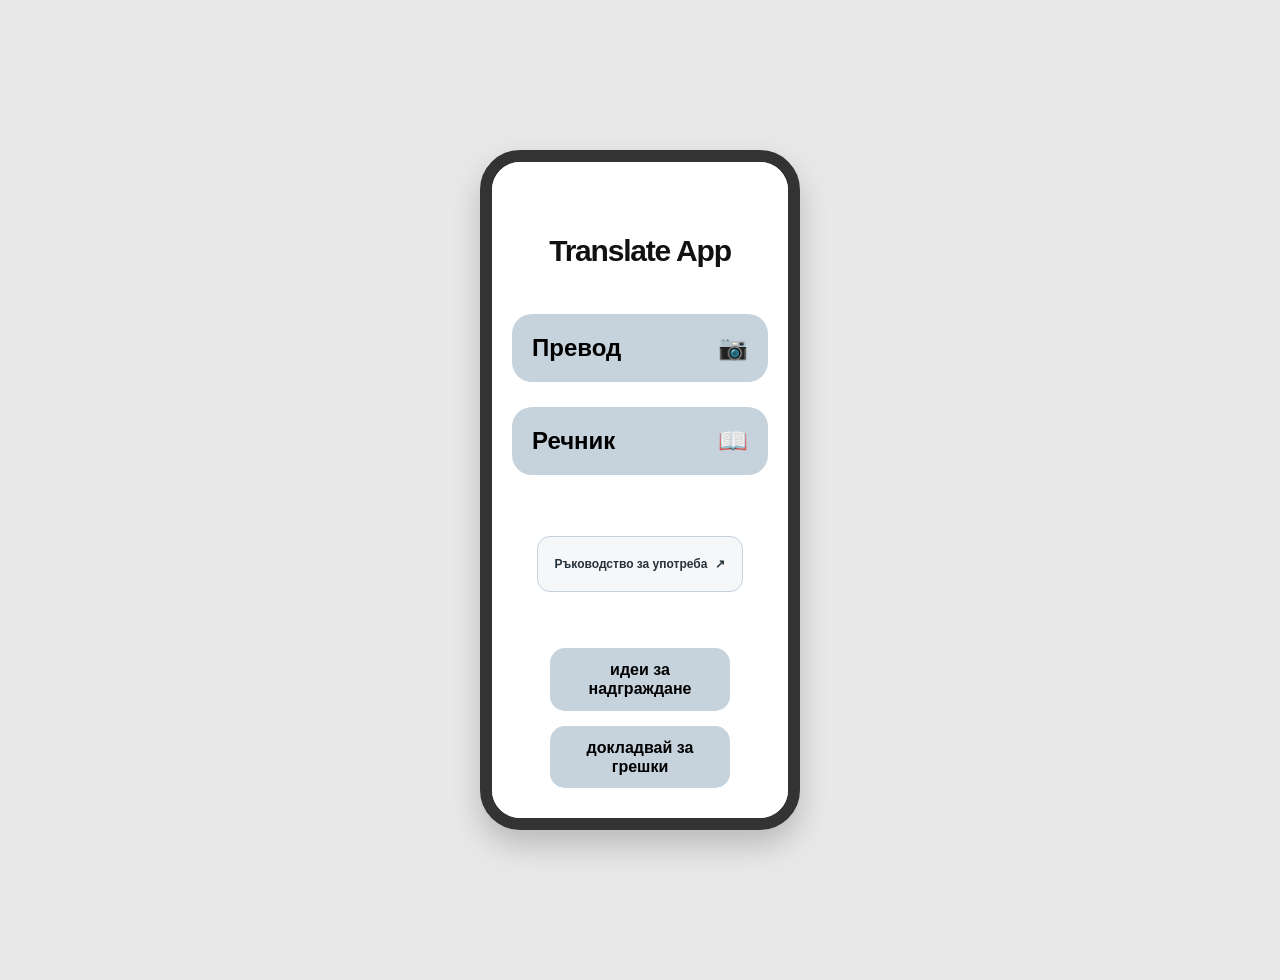
<file: index.html>
<!DOCTYPE html>
<html lang="bg">
<head>
    <meta charset="UTF-8">
    <meta name="viewport" content="width=device-width, initial-scale=1.0">

    <title>Translate App</title>

    <link rel="stylesheet" href="css/style.css">
    <link rel="stylesheet" href="css/animation.css">
    <link rel="stylesheet" href="css/popups.css">

    <script src="js/app.js" defer></script>
</head>

<body>
    <main class="phone-screen">
        <section class="menu-screen" aria-label="Главно меню">

            <header class="menu-heading">
                
                <span class="brand-mark">Z</span>
                <h1>Translate App</h1>
            </header>

            <div class="main-buttons">
                <button
                    class="btn-large"
                    type="button"
                    onclick="window.location.href='kamera.html'">
                    <span>Превод</span>
                    <span aria-hidden="true">📷</span>
                </button>

                <button
                    class="btn-large"
                    type="button"
                    data-modal="modal-dictionary">
                    <span>Речник</span>
                    <span aria-hidden="true">📖</span>
                </button>
            </div>

            <a class="guide-link" href="tutorial.html">
                Ръководство за употреба <span aria-hidden="true">↗</span>
            </a>

            <div class="bottom-buttons">
                <button
                    class="btn-small"
                    type="button"
                    data-modal="modal-ideas">
                    идеи за<br>надграждане
                </button>

                <button
                    class="btn-small"
                    type="button"
                    data-modal="modal-bugs">
                    докладвай за<br>грешки
                </button>
            </div>

        </section>
    </main>

    <!-- Popup: Идеи за надграждане -->
    <div
        class="modal-overlay"
        id="modal-ideas"
        role="dialog"
        aria-modal="true"
        aria-labelledby="modal-ideas-title"
        aria-hidden="true">

        <div class="modal-content">
            <button
                type="button"
                class="modal-close"
                data-close-modal
                aria-label="Затвори">×</button>

            <h2 id="modal-ideas-title" class="modal-title">
                Идеи за надграждане
            </h2>

            <form class="modal-form" data-popup-form novalidate>
                <label class="modal-field">
                    <span>Имейл</span>
                    <input
                        type="email"
                        name="email"
                        required
                        autocomplete="email"
                        placeholder="example@mail.com">
                </label>

                <label class="modal-field">
                    <span>Описание на идеята</span>
                    <textarea
                        name="description"
                        rows="4"
                        required
                        placeholder="Опишете вашата идея..."></textarea>
                </label>

                <p class="modal-error" data-error role="alert" hidden></p>

                <button type="submit" class="modal-submit">
                    Изпрати
                </button>

                <p class="modal-message" data-message role="status" hidden></p>
            </form>
        </div>
    </div>

    <!-- Popup: Докладване на грешки -->
    <div
        class="modal-overlay"
        id="modal-bugs"
        role="dialog"
        aria-modal="true"
        aria-labelledby="modal-bugs-title"
        aria-hidden="true">

        <div class="modal-content">
            <button
                type="button"
                class="modal-close"
                data-close-modal
                aria-label="Затвори">×</button>

            <h2 id="modal-bugs-title" class="modal-title">
                Докладвай за грешки
            </h2>

            <form class="modal-form" data-popup-form novalidate>
                <label class="modal-field">
                    <span>Имейл</span>
                    <input
                        type="email"
                        name="email"
                        required
                        autocomplete="email"
                        placeholder="example@mail.com">
                </label>

                <label class="modal-field">
                    <span>Описание на проблема</span>
                    <textarea
                        name="description"
                        rows="4"
                        required
                        placeholder="Опишете проблема..."></textarea>
                </label>

                <p class="modal-error" data-error role="alert" hidden></p>

                <button type="submit" class="modal-submit">
                    Изпрати
                </button>

                <p class="modal-message" data-message role="status" hidden></p>
            </form>
        </div>
    </div>

    <!-- Popup: Речник -->
    <div
        class="modal-overlay"
        id="modal-dictionary"
        role="dialog"
        aria-modal="true"
        aria-labelledby="modal-dictionary-title"
        aria-hidden="true">

        <div class="modal-content">
            <button
                type="button"
                class="modal-close"
                data-close-modal
                aria-label="Затвори">×</button>

            <h2 id="modal-dictionary-title" class="modal-title">
                Речник
            </h2>

            <p class="modal-body">
                Речникът е в разработка.
            </p>
        </div>
    </div>
</body>
</html>
</file>
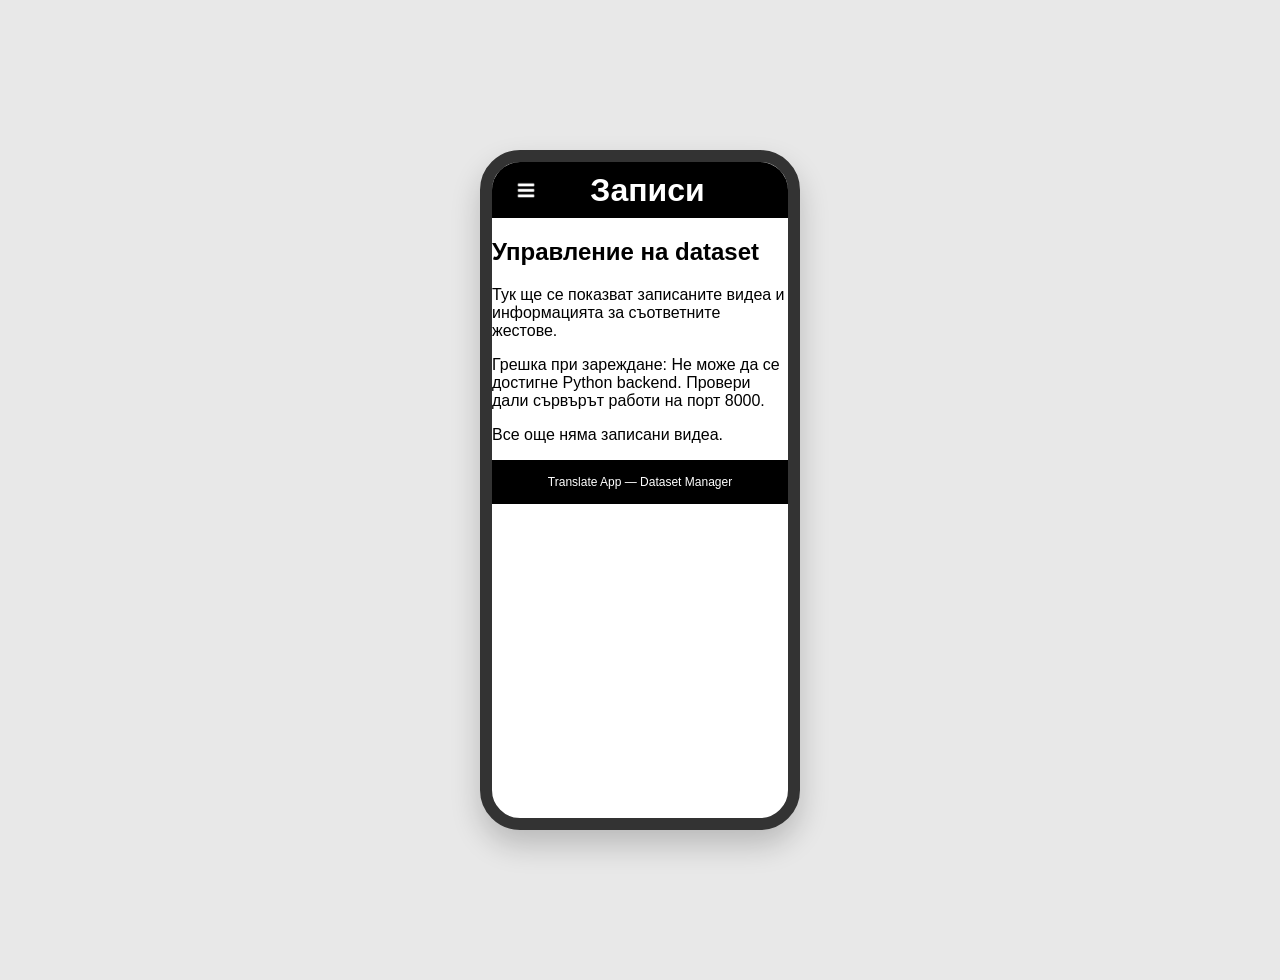
<file: dataset.html>
<!DOCTYPE html>
<html lang="bg">
<head>
    <meta charset="UTF-8">
    <meta name="viewport" content="width=device-width, initial-scale=1.0">

    <title>Translate App — Dataset</title>

    <link rel="stylesheet" href="css/style.css">
</head>

<body>
    <main class="phone-screen dataset-screen">

        <header class="header-black">
            <button
                type="button"
                onclick="window.location.href='index.html'"
                aria-label="Главно меню">
                <img src="assets/images/whitebar.png" alt="">
            </button>

            <h1>Записи</h1>

            <button
                type="button"
                onclick="window.location.href='kamera.html'"
                aria-label="Нов запис">
                <span aria-hidden="true">＋</span>
            </button>
        </header>

        <section class="dataset-content">

            <h2>Управление на dataset</h2>

            <p>
                Тук ще се показват записаните видеа и информацията
                за съответните жестове.
            </p>

            <p
                id="datasetStatus"
                role="status"
                aria-live="polite">
                Записите все още не са заредени.
            </p>

            <div
                id="recordingsList"
                class="recordings-list"
                aria-live="polite">

                <!-- Записите ще бъдат добавяни чрез JavaScript. -->

            </div>

        </section>

        <footer class="footer-black">
            Translate App — Dataset Manager
        </footer>

    </main>
    <script src="js/dataset.js" defer></script>
    <script src="js/landmarks.js" defer></script>

</body>
</html>
</file>
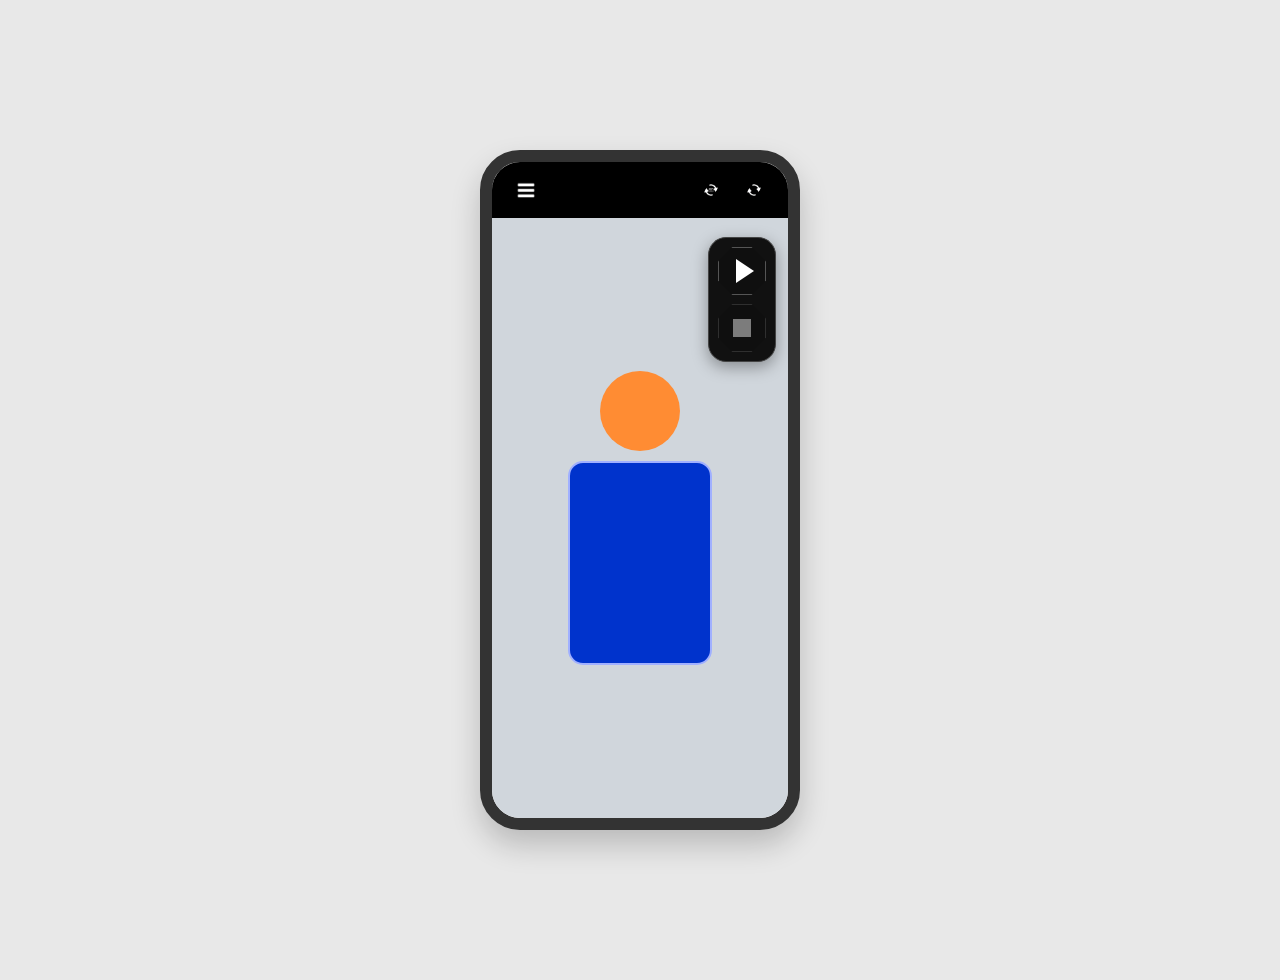
<file: kamera.html>
<!DOCTYPE html>
<html lang="bg">
<head>
    <meta charset="UTF-8">
    <meta name="viewport" content="width=device-width, initial-scale=1.0">
    <title>Прототип на приложение - Версия 2</title>

    <link rel="stylesheet" href="css/style.css">
    <link rel="stylesheet" href="css/animation.css">

    <script src="js/recorder.js" defer></script>
</head>
<body>
    <div class="phone-screen">

        <div class="header-black">
            <div class="menu-text">
                <i class="fas fa-bars">
                    <button type="button" onclick="document.location='index.html'">
                        <img src="assets/images/whitebar.png" alt="Меню">
                    </button>
                </i>
            </div>

            <div class="icons">
                <i
                    class="fas fa-recycle"
                    id="switch-camera"
                    role="button"
                    tabindex="0"
                    aria-label="Смени камерата"
                    title="Смени камерата"
                >
                    <img src="assets/images/whitearrowC.png" alt="Смени камерата">
                </i>

                <i
                    class="fas fa-sync-alt"
                    onclick="document.location='tekst.html'"
                >
                    <img src="assets/images/whitearrow.png" alt="Към текстовия екран">
                </i>
            </div>
        </div>

        <div
            class="action-buttons"
            id="camera-controls"
            role="group"
            aria-label="Управление на камерата"
        >
            <button
                type="button"
                class="control-btn play-btn"
                aria-label="Старт на записа"
                title="Старт"
            >
                <div class="play-triangle"></div>
            </button>

            <button
                type="button"
                class="control-btn stop-btn"
                aria-label="Стоп на записа"
                title="Стоп"
            >
                <div class="stop-square"></div>
            </button>
        </div>

        <div class="screen-gray-bg" id="camera-stage">
            <div class="person-container">
                <div class="head"></div>
                <div class="body"></div>
            </div>

            <div class="text-bold" role="status" aria-live="polite" hidden></div>
        </div>

    </div>
</body>
</html>
</file>
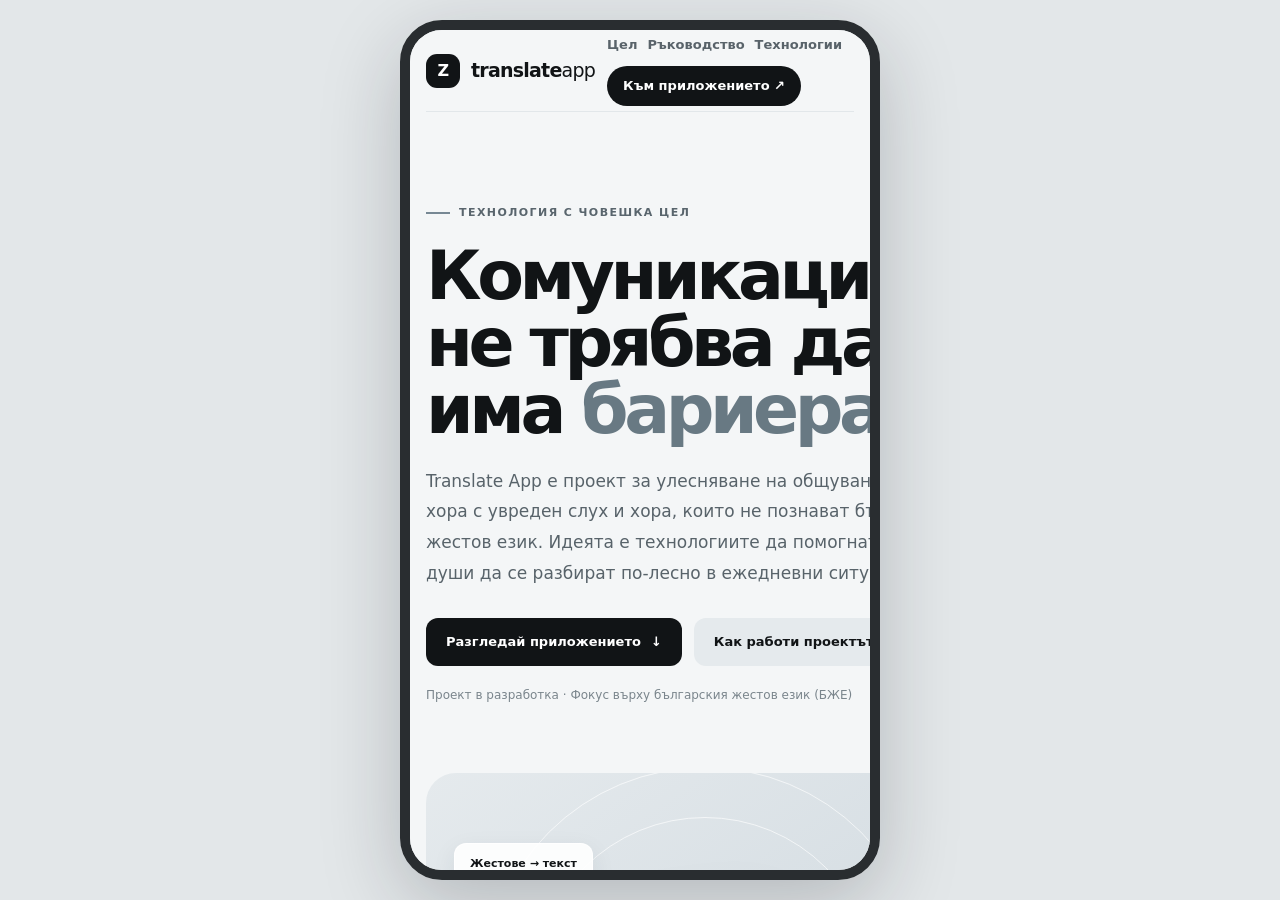
<file: tutorial.html>
<!DOCTYPE html>
<html lang="bg">
<head>
  <meta charset="UTF-8">
  <meta name="viewport" content="width=device-width, initial-scale=1.0">
  <meta name="theme-color" content="#101214">
  <meta name="description" content="Запознайте се с Translate App — проект за по-достъпна комуникация чрез българския жестов език.">
  <title>Translate App — Представяне и ръководство</title>
  <style>
    :root {
      --ink: #111416;
      --muted: #667078;
      --paper: #f4f6f7;
      --white: #fff;
      --blue: #c6d2dc;
      --stage: #d0d6dc;
      --line: #e2e7ea;
      --radius: 22px;
      --shadow: 0 22px 70px rgba(20, 30, 38, .10);
    }
    * { box-sizing: border-box; }
    html { scroll-behavior: smooth; }
    body {
      margin: 0;
      color: var(--ink);
      background: var(--paper);
      font-family: Inter, ui-sans-serif, system-ui, -apple-system, BlinkMacSystemFont, "Segoe UI", Arial, sans-serif;
      line-height: 1.6;
      -webkit-font-smoothing: antialiased;
    }
    a { color: inherit; }
    .site-header {
      width: min(1160px, calc(100% - 48px));
      margin: 0 auto;
      min-height: 82px;
      display: flex;
      align-items: center;
      justify-content: space-between;
      gap: 24px;
      border-bottom: 1px solid var(--line);
    }
    .brand {
      display: inline-flex; align-items: center; gap: 11px;
      text-decoration: none; font-weight: 850; letter-spacing: -.04em;
      font-size: 19px;
    }
    .brand-mark {
      width: 34px; height: 34px; border-radius: 11px;
      background: var(--ink); color: white; display: grid; place-items: center;
      font-size: 16px; font-weight: 800;
    }
    .header-links { display: flex; gap: 25px; align-items: center; }
    .header-links a {
      color: #59636a; text-decoration: none; font-size: 13px; font-weight: 650;
    }
    .header-links a:hover { color: var(--ink); }
    .header-cta {
      background: var(--ink); color: white !important; padding: 10px 16px;
      border-radius: 999px;
    }
    .wrap { width: min(1160px, calc(100% - 48px)); margin: 0 auto; }
    .hero {
      display: grid; grid-template-columns: 1.05fr .95fr; gap: 56px;
      align-items: center; padding: 84px 0 92px;
    }
    .eyebrow {
      display: inline-flex; align-items: center; gap: 9px;
      text-transform: uppercase; letter-spacing: .13em;
      font-size: 11px; font-weight: 800; color: #59656d;
    }
    .eyebrow:before {
      content: ""; width: 24px; height: 2px; background: #778894;
    }
    h1 {
      margin: 20px 0 22px; font-size: clamp(42px, 5.5vw, 68px);
      line-height: .99; letter-spacing: -.065em; font-weight: 850;
      max-width: 650px;
    }
    h1 span { color: #687983; }
    .hero-copy {
      max-width: 570px; color: #58636a; font-size: 17px; line-height: 1.8;
    }
    .hero-actions { display: flex; flex-wrap: wrap; gap: 12px; margin-top: 30px; }
    .btn {
      min-height: 48px; display: inline-flex; align-items: center; justify-content: center;
      gap: 10px; padding: 0 20px; border-radius: 12px;
      text-decoration: none; font-size: 13px; font-weight: 750;
      transition: transform .18s ease, background .18s ease;
    }
    .btn:hover { transform: translateY(-2px); }
    .btn-dark { background: var(--ink); color: white; }
    .btn-light { background: #e5eaed; color: var(--ink); }
    .hero-note { margin-top: 20px; font-size: 12px; color: #7a858c; }
    .hero-art {
      min-height: 430px; position: relative; display: grid; place-items: center;
      border-radius: 30px; overflow: hidden;
      background: linear-gradient(145deg, #e5eaed, #cbd5dc);
    }
    .hero-art:before, .hero-art:after {
      content: ""; position: absolute; border: 1px solid rgba(255,255,255,.65);
      border-radius: 50%;
    }
    .hero-art:before { width: 340px; height: 340px; }
    .hero-art:after { width: 440px; height: 440px; }
    .hero-symbol {
      position: relative; z-index: 1; width: 190px; height: 190px;
      display: grid; place-items: center; border-radius: 48px;
      background: rgba(255,255,255,.78); box-shadow: 0 20px 55px rgba(40,55,65,.12);
      transform: rotate(-7deg);
    }
    .hero-symbol svg { width: 105px; height: 105px; }
    .art-label {
      position: absolute; z-index: 2; background: rgba(255,255,255,.9);
      border: 1px solid rgba(255,255,255,.8); padding: 11px 15px;
      border-radius: 12px; font-size: 11px; font-weight: 750;
      box-shadow: 0 8px 25px rgba(40,55,65,.08);
    }
    .art-label.one { top: 70px; left: 28px; }
    .art-label.two { right: 24px; bottom: 74px; }
    .section { padding: 76px 0; border-top: 1px solid var(--line); }
    .section-heading {
      display: flex; justify-content: space-between; align-items: end;
      gap: 30px; margin-bottom: 34px;
    }
    .section-heading h2 {
      margin: 12px 0 0; font-size: clamp(29px, 4vw, 43px);
      line-height: 1.08; letter-spacing: -.05em;
    }
    .section-heading p { max-width: 440px; margin: 0; color: var(--muted); font-size: 14px; }
    .purpose-grid { display: grid; grid-template-columns: 1fr 1fr; gap: 16px; }
    .purpose-card {
      padding: 28px; background: white; border: 1px solid var(--line);
      border-radius: var(--radius); min-height: 205px;
    }
    .number {
      width: 35px; height: 35px; display: grid; place-items: center;
      border-radius: 11px; background: #e8edf0; font-size: 12px; font-weight: 850;
    }
    .purpose-card h3 { margin: 20px 0 8px; font-size: 20px; letter-spacing: -.03em; }
    .purpose-card p { margin: 0; color: var(--muted); font-size: 14px; line-height: 1.75; }
    .demo-grid { display: grid; grid-template-columns: 1fr 1fr; gap: 24px; align-items: stretch; }
    .demo-card {
      background: white; border: 1px solid var(--line); border-radius: 24px;
      padding: 28px; box-shadow: 0 10px 35px rgba(20,30,38,.035);
      overflow: hidden;
    }
    .demo-top { display: flex; align-items: start; justify-content: space-between; gap: 15px; }
    .demo-top h3 { margin: 0; font-size: 22px; letter-spacing: -.04em; }
    .demo-top p { margin: 6px 0 0; color: var(--muted); font-size: 13px; }
    .tag {
      white-space: nowrap; border-radius: 999px; background: #edf1f3;
      padding: 6px 10px; color: #5d6971; font-size: 10px; font-weight: 800;
    }
    .device-space {
      height: 420px; display: flex; justify-content: center; align-items: flex-start;
      margin: 25px 0 20px; overflow: hidden;
    }
    .device {
      width: 320px; height: 680px; flex: 0 0 320px;
      border: 12px solid #333; border-radius: 40px; background: white;
      overflow: hidden; position: relative; transform: scale(.59);
      transform-origin: top center; box-shadow: 0 18px 35px rgba(0,0,0,.17);
    }
    .device-header {
      height: 56px; background: #000; color: #fff; padding: 0 18px;
      display: flex; align-items: center; justify-content: space-between;
      position: relative; z-index: 4;
    }
    .device-header img { width: 28px; height: 28px; object-fit: contain; }
    .device-icons { display: flex; align-items: center; gap: 15px; }
    .camera-stage {
      position: absolute; inset: 56px 0 0; background: var(--stage);
      display: flex; align-items: center; justify-content: center;
    }
    .person { display: flex; flex-direction: column; align-items: center; }
    .head { width: 80px; height: 80px; border-radius: 50%; background: #ff8c33; margin-bottom: 10px; }
    .torso { width: 140px; height: 200px; border-radius: 15px; background: #03c; border: 2px solid #a0b0ff; }
    .floating-controls {
      position: absolute; top: 19px; right: 12px; z-index: 5;
      display: flex; flex-direction: column; gap: 9px; padding: 9px;
      background: #111; border: 1px solid #444; border-radius: 18px;
      box-shadow: 0 5px 16px rgba(0,0,0,.35);
    }
    .control {
      width: 48px; height: 48px; display: grid; place-items: center;
      background: #0f0f0f; border: 1px solid #555;
      clip-path: polygon(30% 0,70% 0,100% 30%,100% 70%,70% 100%,30% 100%,0 70%,0 30%);
    }
    .triangle {
      width: 0; height: 0; border-top: 12px solid transparent;
      border-bottom: 12px solid transparent; border-left: 18px solid white; margin-left: 5px;
    }
    .square { width: 18px; height: 18px; background: white; }
    .camera-caption {
      position: absolute; bottom: 18px; left: 12px; right: 12px;
      border-radius: 10px; padding: 9px 12px; background: rgba(255,255,255,.88);
      color: #111; font-size: 12px; font-weight: 800; text-align: center;
    }
    .text-device { background: #fff; }
    .editor { padding: 22px 20px 18px; display: flex; flex-direction: column; gap: 12px; }
    .editor-label { font-size: 17px; font-weight: 800; }
    .fake-textarea {
      min-height: 115px; padding: 13px; border: 1px solid #c4c4c4;
      border-radius: 13px; background: #fafafa; font-size: 15px; color: #333;
      line-height: 1.5;
    }
    .fake-textarea small { display: block; color: #92999e; }
    .text-buttons { display: flex; flex-wrap: wrap; gap: 8px; }
    .text-buttons span {
      flex: 1 1 30%; min-height: 42px; display: grid; place-items: center;
      padding: 8px 5px; border-radius: 10px; background: #c6d2dc;
      color: #111; font-size: 11px; font-weight: 800; text-align: center;
    }
    .text-buttons .translate { flex-basis: 100%; min-height: 48px; background: #111; color: white; font-size: 14px; }
    .fake-status { color: #555; font-size: 12px; }
    .fake-nav {
      position: absolute; z-index: 2; top: 330px; left: 20px; right: 20px;
      height: 54px; border-radius: 30px; padding: 8px 18px; background: white;
      display: flex; justify-content: space-between; align-items: center;
      box-shadow: 0 4px 14px rgba(0,0,0,.12);
    }
    .fake-nav img { width: 28px; height: 28px; object-fit: contain; }
    .avatar-demo {
      position: absolute; inset: 384px 0 0; background: var(--stage);
      display: flex; justify-content: center; align-items: center; flex-direction: column;
      gap: 15px; color: #5b6670; font-size: 12px; text-align: center;
    }
    .avatar-placeholder {
      width: 95px; height: 125px; border-radius: 45px 45px 20px 20px;
      background: linear-gradient(160deg, #7c8c97, #34424b);
      position: relative; opacity: .72;
    }
    .avatar-placeholder:before {
      content: ""; position: absolute; width: 48px; height: 48px;
      border-radius: 50%; background: #e6bda2; top: -34px; left: 24px;
    }
    .feature-list { display: grid; gap: 12px; }
    .feature {
      display: grid; grid-template-columns: 34px 1fr; gap: 12px;
      align-items: start; padding-top: 13px; border-top: 1px solid var(--line);
    }
    .feature-icon {
      width: 30px; height: 30px; border-radius: 9px; background: #e8edf0;
      display: grid; place-items: center; font-size: 13px; font-weight: 850;
    }
    .feature strong { display: block; font-size: 13px; margin-bottom: 2px; }
    .feature p { margin: 0; color: var(--muted); font-size: 12px; line-height: 1.6; }

    .language-note {
      margin-top: 22px;
      padding: 24px;
      border: 1px solid var(--line);
      border-radius: 18px;
      background: #e9eef1;
      color: #4f5c64;
    }
    .language-note h3 {
      margin: 0 0 10px;
      color: var(--ink);
      font-size: 18px;
      letter-spacing: -.03em;
    }
    .language-note p {
      margin: 8px 0;
      font-size: 13px;
      line-height: 1.75;
    }
    .language-sources {
      display: flex;
      flex-wrap: wrap;
      gap: 8px 14px;
      margin-top: 14px;
      font-size: 11px;
    }
    .language-sources a {
      color: #263f50;
      font-weight: 750;
    }
    .screen-link {
      display: inline-flex;
      align-items: center;
      justify-content: center;
      min-height: 42px;
      margin-top: 18px;
      padding: 0 16px;
      border-radius: 11px;
      background: #e5eaed;
      color: #172027;
      text-decoration: none;
      font-size: 12px;
      font-weight: 800;
    }
    .screen-link:hover { background: #d7e0e5; }

    .tech-panel {
      background: #151a1d; color: white; border-radius: 26px;
      padding: 38px; display: grid; grid-template-columns: .8fr 1.2fr; gap: 45px;
    }
    .tech-panel .eyebrow { color: #aab5bb; }
    .tech-panel h2 {
      margin: 15px 0 12px; font-size: clamp(30px, 4vw, 43px);
      line-height: 1.05; letter-spacing: -.05em;
    }
    .tech-panel .intro { margin: 0; color: #b3bdc3; font-size: 14px; line-height: 1.8; }
    .tech-list { display: grid; grid-template-columns: 1fr 1fr; gap: 10px; }
    .tech-item {
      padding: 17px; border-radius: 14px; background: #22292e;
      border: 1px solid #30393f;
    }
    .tech-item strong { display: block; font-size: 13px; margin-bottom: 5px; }
    .tech-item p { margin: 0; color: #aeb9bf; font-size: 11px; line-height: 1.65; }
    .tech-item a {
      display: inline-block;
      margin-top: 9px;
      color: #d2e0e8;
      font-size: 10px;
      font-weight: 800;
      text-decoration: underline;
      text-underline-offset: 3px;
    }
    .tech-note {
      grid-column: 1 / -1;
      padding: 17px;
      border: 1px solid #3b474e;
      border-radius: 14px;
      background: #1d252a;
      color: #c0cbd1;
      font-size: 12px;
      line-height: 1.75;
    }
    .tech-note strong {
      display: block;
      margin-bottom: 5px;
      color: #fff;
    }
    .steps { display: grid; grid-template-columns: repeat(3, 1fr); gap: 14px; }
    .step {
      padding: 23px; background: white; border: 1px solid var(--line); border-radius: 18px;
    }
    .step .step-no { color: #82919a; font-size: 11px; font-weight: 850; letter-spacing: .1em; }
    .step h3 { margin: 12px 0 7px; font-size: 17px; letter-spacing: -.03em; }
    .step p { margin: 0; color: var(--muted); font-size: 13px; line-height: 1.7; }
    .honesty {
      margin-top: 18px; padding: 18px 20px; border-left: 3px solid #8596a1;
      background: #e9eef1; border-radius: 0 12px 12px 0;
      color: #4f5c64; font-size: 13px; line-height: 1.75;
    }
    .footer {
      padding: 30px 0 42px; border-top: 1px solid var(--line);
      display: flex; justify-content: space-between; align-items: center; gap: 20px;
      color: #7b858b; font-size: 12px;
    }
    .footer a { color: #303b42; font-weight: 750; text-decoration: none; }
    @media (max-width: 820px) {
      .hero { grid-template-columns: 1fr; gap: 35px; padding: 58px 0 65px; }
      .hero-art { min-height: 320px; }
      .section-heading { align-items: start; flex-direction: column; }
      .demo-grid { grid-template-columns: 1fr; }
      .tech-panel { grid-template-columns: 1fr; gap: 28px; }
    }
    @media (max-width: 560px) {
      .site-header, .wrap { width: min(100% - 32px, 1160px); }
      .site-header { min-height: 68px; }
      .header-links { gap: 12px; }
      .header-links a:not(.header-cta) { display: none; }
      .header-cta { padding: 9px 12px; font-size: 11px !important; }
      .brand { font-size: 17px; }
      .hero { padding: 48px 0 55px; }
      h1 { font-size: clamp(40px, 12vw, 56px); }
      .hero-copy { font-size: 15px; }
      .hero-art { min-height: 285px; border-radius: 22px; }
      .hero-symbol { width: 145px; height: 145px; border-radius: 38px; }
      .hero-symbol svg { width: 82px; height: 82px; }
      .art-label.one { top: 28px; left: 15px; }
      .art-label.two { right: 14px; bottom: 28px; }
      .section { padding: 55px 0; }
      .purpose-grid, .steps { grid-template-columns: 1fr; }
      .purpose-card { min-height: auto; padding: 23px; }
      .demo-card { padding: 20px 14px; border-radius: 19px; }
      .demo-top { padding: 0 4px; }
      .demo-top h3 { font-size: 19px; }
      .device-space { height: 410px; margin-top: 23px; }
      .device { transform: scale(.57); }
      .tech-panel { padding: 27px 21px; border-radius: 20px; }
      .tech-list { grid-template-columns: 1fr; }
      .footer { align-items: flex-start; flex-direction: column; }
    }
    @media (prefers-reduced-motion: reduce) {
      *, *::before, *::after { scroll-behavior: auto !important; transition-duration: .01ms !important; }
    }
 /* =========================================
   APP SCREEN — DESKTOP
   ========================================= */

html {
    min-height: 100%;
}

body {
    margin: 0;
    min-height: 100vh;
    display: grid;
    place-items: center;
    background: #e3e7e9;
    overflow: hidden;
}

.app-shell {
    width: min(100%, 480px);
    height: min(920px, calc(100dvh - 40px));
    position: relative;

    overflow-x: hidden;
    overflow-y: auto;

    background: var(--paper);

    border: 10px solid #292d30;
    border-radius: 42px;

    box-shadow: 0 24px 80px rgba(16, 24, 30, 0.22);

    overscroll-behavior: contain;
    scrollbar-width: thin;
    scrollbar-color: #aab2b8 transparent;

    container-type: inline-size;
}

/* Съдържанието се съобразява с ширината на екрана */

.app-shell .site-header,
.app-shell .wrap {
    width: calc(100% - 32px);
    max-width: none;
    margin-left: auto;
    margin-right: auto;
}

/* =========================================
   APP SCREEN — MOBILE
   ========================================= */

@media (max-width: 560px) {

    body {
        display: block;
        min-height: 100dvh;
        background: var(--paper);
        overflow: auto;
    }

    .app-shell {
        width: 100%;
        height: auto;
        min-height: 100dvh;

        overflow: visible;

        border: 0;
        border-radius: 0;
        box-shadow: none;
    }

    .app-shell .site-header,
    .app-shell .wrap {
        width: calc(100% - 32px);
    }
}

/* =========================================
   RESPONSIVE LAYOUT INSIDE DESKTOP SCREEN
   ========================================= */

@container (max-width: 560px) {

    .hero {
        grid-template-columns: 1fr !important;
    }

    .purpose-grid,
    .demo-grid,
    .tech-panel,
    .tech-list,
    .steps {
        grid-template-columns: 1fr !important;
    }

    .section-heading {
        flex-direction: column;
        align-items: flex-start;
    }

    .site-header {
        gap: 12px;
    }

    .site-header nav {
        gap: 10px;
        flex-wrap: wrap;
    }

    .demo-card {
        min-width: 0;
    }
}
 </style>
</head>
<body>
  <div class="app-shell">
  <header class="site-header">
    <a class="brand" href="index.html" aria-label="Translate App — начална страница">
      <span class="brand-mark">Z</span>
      <span>translate<span style="font-weight:500">app</span></span>
    </a>
    <nav class="header-links" aria-label="Основна навигация">
      <a href="#purpose">Цел</a>
      <a href="#guide">Ръководство</a>
      <a href="#technology">Технологии</a>
      <a class="header-cta" href="index.html">Към приложението ↗</a>
    </nav>
  </header>

  <main>
    <section class="wrap hero">
      <div>
        <div class="eyebrow">Технология с човешка цел</div>
        <h1>Комуникацията не трябва да има <span>бариера.</span></h1>
        <p class="hero-copy">
          Translate App е проект за улесняване на общуването между хора с увреден слух
          и хора, които не познават българския жестов език. Идеята е технологиите да
          помогнат на двама души да се разбират по-лесно в ежедневни ситуации.
        </p>
        <div class="hero-actions">
          <a class="btn btn-dark" href="#guide">Разгледай приложението <span>↓</span></a>
          <a class="btn btn-light" href="#technology">Как работи проектът?</a>
        </div>
        <p class="hero-note">Проект в разработка · Фокус върху българския жестов език (БЖЕ)</p>
      </div>
      <div class="hero-art" aria-label="Абстрактна илюстрация на комуникация">
        <span class="art-label one">Жестове → текст</span>
        <div class="hero-symbol">
          <svg viewBox="0 0 120 120" fill="none" aria-hidden="true">
            <path d="M35 65V37c0-5 8-5 8 0v21-31c0-6 9-6 9 0v29-25c0-6 9-6 9 0v27-18c0-6 9-6 9 0v25l7-9c4-5 12 0 8 6L78 83c-5 8-12 12-23 12h-4c-12 0-20-8-20-20v-8c0-5 4-7 8-2Z" stroke="#202a30" stroke-width="5" stroke-linecap="round" stroke-linejoin="round"/>
            <path d="M20 23h14M27 16v14M91 28h12M97 22v12" stroke="#758792" stroke-width="4" stroke-linecap="round"/>
          </svg>
        </div>
        <span class="art-label two">Текст → жестове</span>
      </div>
    </section>

    <section class="section" id="purpose">
      <div class="wrap">
        <div class="section-heading">
          <div>
            <div class="eyebrow">Защо съществува</div>
            <h2>Една идея. Две посоки на общуване.</h2>
          </div>
          <p>Приложението цели да бъде практичен помощник, а не заместител на естествения жестов език или на човешкия контакт.</p>
        </div>
        <div class="purpose-grid">
          <article class="purpose-card">
            <div class="number">01</div>
            <h3>От жест към текст</h3>
            <p>Човек показва жестове пред камерата. Предвидената система ще анализира движението и ще представя разпознатото като текст, а в бъдеще — и като реч.</p>
          </article>
          <article class="purpose-card">
            <div class="number">02</div>
            <h3>От текст към жест</h3>
            <p>Чуващият човек въвежда или диктува текст. Приложението цели да го представя чрез анимиран персонаж, който изпълнява съответните букви и проверени жестове.</p>
          </article>
        </div>

        <aside class="language-note">
          <h3>БЖЕ: едноръчни и двуръчни жестове</h3>
          <p>Българският жестов език използва както едноръчни, така и двуръчни жестове. При двуръчните жестове двете ръце могат да изпълняват сходни движения или едната да служи като опорна за другата. Същото разграничение съществува и в руския, и в американския жестов език (ASL). Не е коректно целите езици да се определят като „предимно двуръчни“ или „само едноръчни“ — конкретният жест определя кои ръце участват.</p>
          <p>За Translate App това е важно техническо изискване: системата трябва да може да проследява и двете ръце, когато жестът го изисква, както и тяхната форма, ориентация, позиция и движение. Не бива предварително да се приема, че едната ръка е достатъчна за всеки жест.</p>
          <p>БЖЕ е самостоятелен естествен език със собствена граматика и лексика. Той не е руският жестов език, нито американският ASL. Общи характеристики между жестовите езици не правят техните речници и записи взаимозаменяеми.</p>
          <p>Можем да използваме общи инструменти, формати за данни и методи за проследяване на движенията. Самите жестове, етикетите и обучаващите примери обаче трябва да бъдат събирани и проверявани конкретно за БЖЕ.</p>
          <div class="language-sources">
            <span>Източници:</span>
            <a href="https://esnbu.org/data/files/2018/esnbu-vol4-issue2-2018.pdf" target="_blank" rel="noopener noreferrer">Изследване за БЖЕ</a>
            <a href="https://pmc.ncbi.nlm.nih.gov/articles/PMC4084854/" target="_blank" rel="noopener noreferrer">Изследване за едноръчни и двуръчни жестове</a>
          </div>
        </aside>
      </div>
    </section>

    <section class="section" id="guide">
      <div class="wrap">
        <div class="section-heading">
          <div>
            <div class="eyebrow">Кратко ръководство</div>
            <h2>Запознайте се с двата екрана.</h2>
          </div>
          <p>По-долу са умалени визуални прегледи на интерфейса. Те показват разположението и предназначението на контролите, без да напускате тази страница.</p>
        </div>

        <div class="demo-grid">
          <article class="demo-card">
            <div class="demo-top">
              <div><h3>Камера</h3><p>Жестове пред камерата</p></div>
              <span class="tag">ЕКРАН 01</span>
            </div>
            <div class="device-space">
              <div class="device" aria-label="Умален преглед на екрана за камера">
                <div class="device-header">
                  <a href="index.html" aria-label="Към началната страница"><img src="assets/images/whitebar.png" alt="Три хоризонтални линии"></a>
                  <div class="device-icons">
                    <img src="assets/images/whitearrowC.png" alt="Смяна на камерата">
                    <img src="assets/images/whitearrow.png" alt="Превключване към текст">
                  </div>
                </div>
                <div class="camera-stage">
                  <div class="person"><div class="head"></div><div class="torso"></div></div>
                  <div class="floating-controls" aria-label="Контроли за камерата">
                    <div class="control"><span class="triangle"></span></div>
                    <div class="control"><span class="square"></span></div>
                  </div>
                  <div class="camera-caption">Преглед от камерата</div>
                </div>
              </div>
            </div>
            <div class="feature-list">
              <div class="feature">
                <span class="feature-icon">☰</span>
                <div><strong>Три чертички — начална страница</strong><p>Връщат потребителя към главния екран на приложението (`index.html`).</p></div>
              </div>
              <div class="feature">
                <span class="feature-icon">↻</span>
                <div><strong>Колелцето — смяна на режим</strong><p>Превключва между камерата и текстовия екран.</p></div>
              </div>
              <div class="feature">
                <span class="feature-icon">◉</span>
                <div><strong>Стрелки с камера — избор на камера</strong><p>Превключват между предната (selfie) и задната камера на устройството.</p></div>
              </div>
              <div class="feature">
                <span class="feature-icon">▶</span>
                <div><strong>Play — стартиране</strong><p>Стартира камерата и процеса по запис/заснемане.</p></div>
              </div>
              <div class="feature">
                <span class="feature-icon">■</span>
                <div><strong>Stop — спиране</strong><p>Спира активния запис или процеса на камерата.</p></div>
              </div>
              <div class="feature">
                <span class="feature-icon">↕</span>
                <div><strong>Плаващ контролен панел</strong><p>Правоъгълният панел с двата бутона е позициониран отстрани и е предвиден да може да се мести по екрана.</p></div>
              </div>
            </div>
            <a class="screen-link" href="kamera.html">Отвори екрана за камера ↗</a>
          </article>

          <article class="demo-card">
            <div class="demo-top">
              <div><h3>Текст</h3><p>Въвеждане и представяне на жестове</p></div>
              <span class="tag">ЕКРАН 02</span>
            </div>
            <div class="device-space">
              <div class="device text-device" aria-label="Умален преглед на текстовия екран">
                <div class="editor">
                  <div class="editor-label">Текст за превод</div>
                  <div class="fake-textarea">Здравей! Как си?<small>Въведете текст тук...</small></div>
                  <div class="text-buttons">
                    <span>🎙 Диктовка</span>
                    <span>🔊 Прочети текста</span>
                    <span>Изчисти</span>
                    <span class="translate">🤟 Преведи</span>
                  </div>
                  <div class="fake-status">Въведете текст, за да започнете.</div>
                </div>
                <div class="fake-nav">
                  <a href="index.html" aria-label="Към главното меню"><img src="assets/images/blackbar.png" alt="Начална страница"></a>
                  <a href="kamera.html" aria-label="Към камерата"><img src="assets/images/blackarrow.png" alt="Към камерата"></a>
                </div>
                <div class="avatar-demo">
                  <div class="avatar-placeholder"></div>
                  <strong>Зона за 3D персонажа</strong>
                  <span>Тук се визуализират жестовете</span>
                </div>
              </div>
            </div>
            <div class="feature-list">
              <div class="feature">
                <span class="feature-icon">Aa</span>
                <div><strong>Текстово поле</strong><p>Мястото, в което потребителят въвежда изречение или дума за представяне чрез жестове.</p></div>
              </div>
              <div class="feature">
                <span class="feature-icon">1–6</span>
                <div><strong>Въвеждане на цифри от 1 до 6</strong><p>При въвеждане на тези цифри се показва съответната анимация, когато тя е налична.</p></div>
              </div>
              <div class="feature">
                <span class="feature-icon">🎙</span>
                <div><strong>Диктовка</strong><p>Позволява текстът да бъде въведен чрез говор, вместо да се пише ръчно.</p></div>
              </div>
              <div class="feature">
                <span class="feature-icon">🔊</span>
                <div><strong>Прочети текста</strong><p>Използва гласово прочитане на съдържанието в текстовото поле.</p></div>
              </div>
              <div class="feature">
                <span class="feature-icon">×</span>
                <div><strong>Изчисти</strong><p>Изтрива съдържанието на текстовото поле, за да може да се въведе нов текст.</p></div>
              </div>
              <div class="feature">
                <span class="feature-icon">🤟</span>
                <div><strong>Преведи</strong><p>Основният бутон, който подава текста за визуализиране чрез анимирания персонаж.</p></div>
              </div>
            </div>
            <a class="screen-link" href="tekst.html">Отвори текстовия екран ↗</a>
          </article>
        </div>
      </div>
    </section>

    <section class="section" id="technology">
      <div class="wrap">
        <div class="tech-panel">
          <div>
            <div class="eyebrow">Под капака</div>
            <h2>Как технологията помага?</h2>
            <p class="intro">
              Проектът комбинира утвърдени уеб технологии и библиотеки с отворен код
              със собствена разработка. Те осигуряват инструментите, а специфичните за БЖЕ
              данни, означения и модел трябва да бъдат подготвени и проверени за този език.
            </p>
          </div>
          <div class="tech-list">
            <div class="tech-item">
              <strong>MediaPipe · Apache License 2.0</strong>
              <p>Инструмент с отворен код на Google за откриване и проследяване на ключови точки по ръцете и тялото. Не е готов преводач на БЖЕ.</p>
              <a href="https://mediapipe.dev/" target="_blank" rel="noopener noreferrer">Официален сайт ↗</a>
            </div>
            <div class="tech-item">
              <strong>Python · Отворен код</strong>
              <p>Езикът за програмиране, използван в backend частта и инструментите за обработка на данни.</p>
            </div>
            <div class="tech-item">
              <strong>FastAPI · Отворен код</strong>
              <p>Отворена Python рамка за изграждане на API и комуникация между интерфейса и backend системата.</p>
            </div>
            <div class="tech-item">
              <strong>Three.js · Отворен код</strong>
              <p>JavaScript библиотека с отворен код за 3D визуализация в браузъра, подходяща за сцената на персонажа.</p>
            </div>
            <div class="tech-item">
              <strong>SQLite · Отворен код</strong>
              <p>Лека база данни, чийто основен код е предоставен в обществено достояние. Подходяща за локални метаданни и записи.</p>
            </div>
            <div class="tech-item">
              <strong>HTML, CSS и JavaScript · Отворени технологии</strong>
              <p>Отворени уеб стандарти и основни браузърни технологии за интерфейса, оформлението и взаимодействието с камерата.</p>
            </div>
          </div>
          <div class="tech-note">
            <strong>Кое е собствената разработка на Translate App?</strong>
            Архитектурата и логиката на приложението, конкретният интерфейс, процесът за събиране и означаване на записи на БЖЕ, подготвеният набор от данни, обучението и оценяването на собствен модел, както и създадените за проекта анимации. Отворените библиотеки са инструменти, създадени от техните автори — ние ги използваме и посочваме произхода им. Лицензът на тези библиотеки не определя автоматично лиценза на нашия код или на набора от жестове; те трябва да бъдат лицензирани отделно.
          </div>
        </div>
      </div>
    </section>

    <section class="section">
      <div class="wrap">
        <div class="section-heading">
          <div>
            <div class="eyebrow">Пътят на разработка</div>
            <h2>От събрани данни до полезен инструмент.</h2>
          </div>
          <p>Разпознаването на жестове не се получава само чрез включване на камера. Необходими са качествени записи, проверени означения и реално обучение и тестване.</p>
        </div>
        <div class="steps">
          <article class="step">
            <div class="step-no">ЕТАП 01</div>
            <h3>Събиране на примери</h3>
            <p>Записване на жестове с разрешение на участниците и съхраняване на необходимата информация за всеки пример.</p>
          </article>
          <article class="step">
            <div class="step-no">ЕТАП 02</div>
            <h3>Извличане на движения</h3>
            <p>MediaPipe помага да се извлекат ключови точки, които могат да бъдат използвани като вход за модел.</p>
          </article>
          <article class="step">
            <div class="step-no">ЕТАП 03</div>
            <h3>Обучение и проверка</h3>
            <p>Моделът се обучава с подготвени данни и се оценява върху отделни примери, които не са използвани при обучението.</p>
          </article>
        </div>
        <div class="honesty">
          <strong>Важно:</strong> Translate App е проект в разработка. Описаните AI възможности са цел и планирана функционалност, а не твърдение, че вече има завършен и надежден преводач в реално време. Българският жестов език е пълноценен естествен език; отделните жестове и анимации трябва да бъдат проверявани с компетентни ползватели на БЖЕ. Изписването с пръсти не замества целия жестов език.
        </div>
      </div>
    </section>
  </main>

  <footer class="wrap footer">
    <span>Translate App · Проект за по-достъпна комуникация</span>
    <a href="index.html">Обратно към приложението ↗</a>
  </footer>
</div>
</body>
</html>
</file>
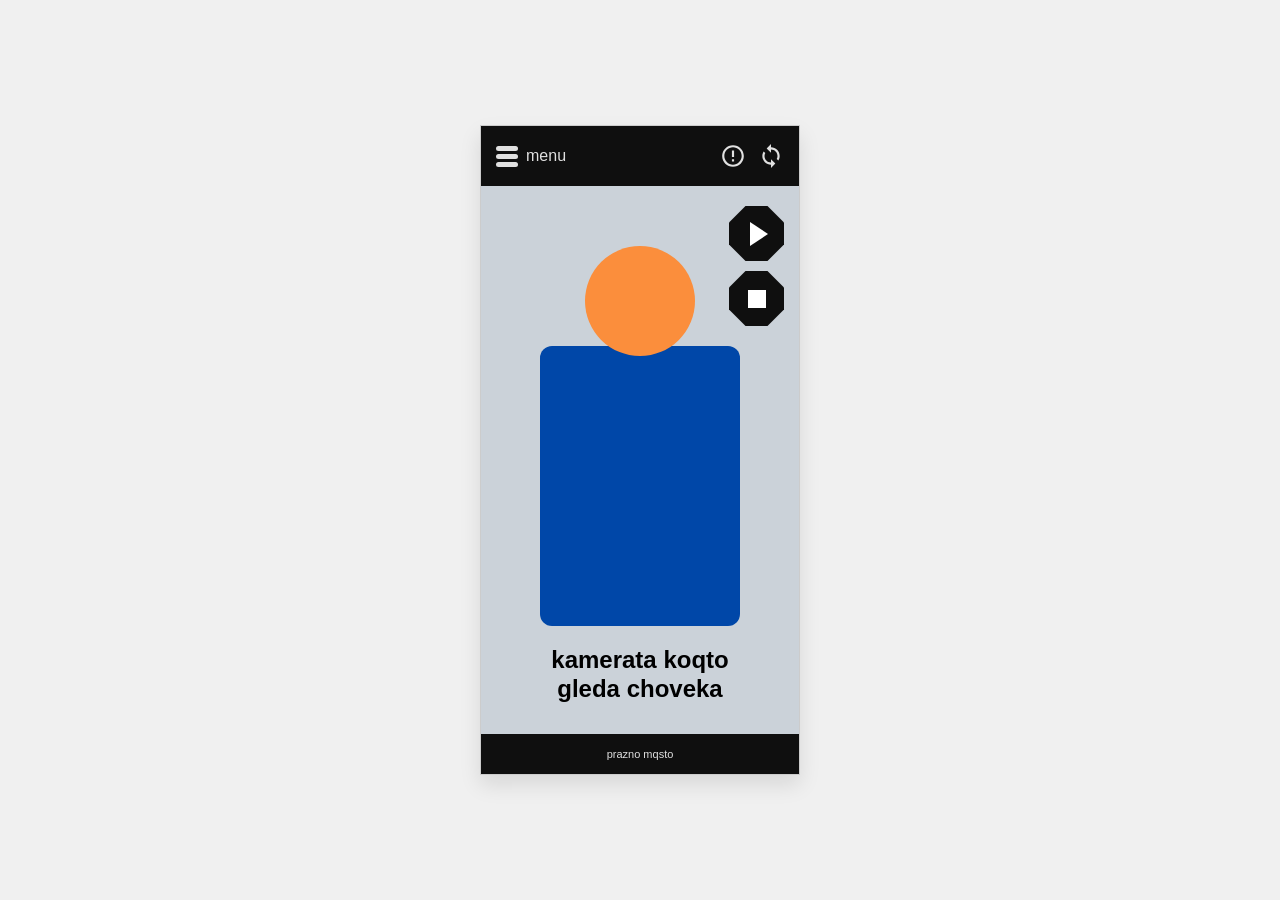
<file: 1/new.html>
<!DOCTYPE html>
<html lang="bg">
<head>
    <meta charset="UTF-8">
    <meta name="viewport" content="width=device-width, initial-scale=1.0">
    <title>Camera UI Design</title>
    <link rel="stylesheet" href="new.css">
</head>
<body>

    <div class="phone-container">
        
        <!-- Горна лента (Menu) -->
        <header class="top-bar">
            <div class="menu-btn">
                <div class="hamburger">
                    <span></span>
                    <span></span>
                    <span></span>
                </div>
                <span class="menu-text">menu</span>
            </div>
            <div class="top-icons">
                <!-- SVG за камера/радар -->
                <svg viewBox="0 0 24 24" class="icon">
                    <path d="M12 2C6.48 2 2 6.48 2 12s4.48 10 10 10 10-4.48 10-10S17.52 2 12 2zm0 18c-4.41 0-8-3.59-8-8s3.59-8 8-8 8 3.59 8 8-3.59 8-8 8zm-1-13h2v6h-2zm0 8h2v2h-2z"/>
                </svg>
                <!-- SVG за презареждане/цикъл -->
                <svg viewBox="0 0 24 24" class="icon">
                    <path d="M12 4V1L8 5l4 4V6c3.31 0 6 2.69 6 6 0 1.01-.25 1.97-.7 2.8l1.46 1.46C19.54 15.03 20 13.57 20 12c0-4.42-3.58-8-8-8zm0 14c-3.31 0-6-2.69-6-6 0-1.01.25-1.97.7-2.8L5.24 7.74C4.46 8.97 4 10.43 4 12c0 4.42 3.58 8 8 8v3l4-4-4-4v3z"/>
                </svg>
            </div>
        </header>

        <!-- Основна част -->
        <main class="main-content">
            
            <!-- Бутони за управление (Play / Stop) -->
            <div class="action-buttons">
                <button class="control-btn play-btn">
                    <div class="play-triangle"></div>
                </button>
                <button class="control-btn stop-btn">
                    <div class="stop-square"></div>
                </button>
            </div>

            <!-- Оранжев кръг -->
            <div class="orange-circle"></div>

            <!-- Син правоъгълник -->
            <div class="blue-rectangle"></div>

            <!-- Текст -->
            <h1 class="caption-text">
                kamerata koqto<br>gleda choveka
            </h1>

        </main>

        <!-- Долна лента -->
        <footer class="bottom-bar">
            <span>prazno mqsto</span>
        </footer>

    </div>

</body>
</html>
</file>
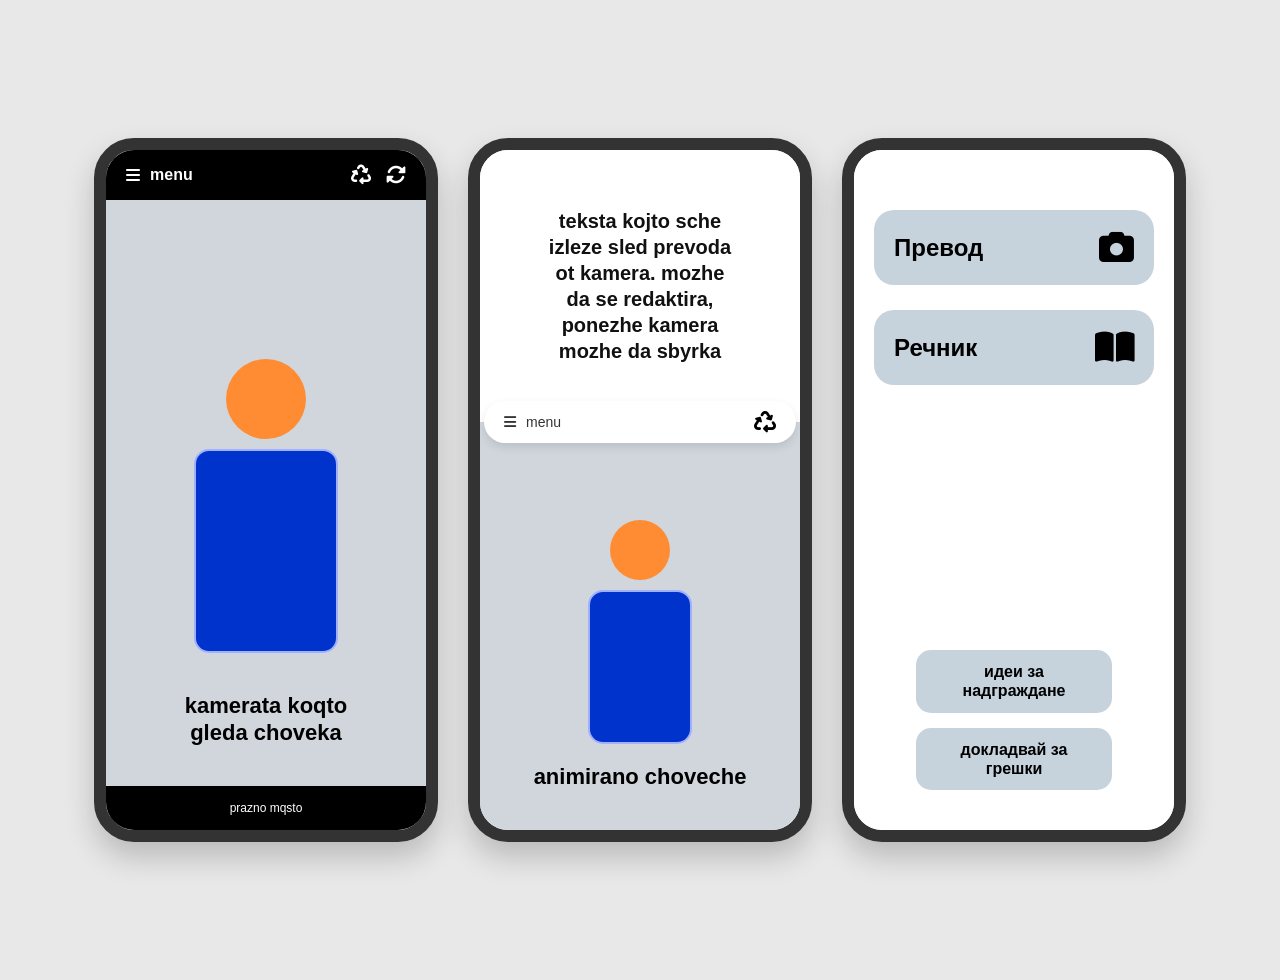
<file: 1/prototip.html>
<!DOCTYPE html>
<html lang="bg">
<head>
    <meta charset="UTF-8">
    <meta name="viewport" content="width=device-width, initial-scale=1.0">
    <title>Прототип на приложение - Версия 2</title>
    <!-- Добавяме библиотека за икони -->
    <link rel="stylesheet" href="https://cdnjs.cloudflare.com/ajax/libs/font-awesome/6.4.0/css/all.min.css">
    <style>
        /* Основни настройки */
        body {
            margin: 0;
            padding: 40px;
            background-color: #e8e8e8;
            font-family: Arial, sans-serif; /* Използваме стандартен шрифт, подобен на този от снимките */
            display: flex;
            justify-content: center;
            align-items: center;
            min-height: 100vh;
        }

        .phones-container {
            display: flex;
            gap: 30px;
            flex-wrap: wrap;
            justify-content: center;
        }

        /* Контейнер за телефон */
        .phone-screen {
            width: 320px;
            height: 680px;
            background-color: #fff;
            border-radius: 40px;
            border: 12px solid #333;
            overflow: hidden;
            display: flex;
            flex-direction: column;
            box-shadow: 0 15px 30px rgba(0,0,0,0.2);
            position: relative;
        }

        /* --- СТИЛОВЕ ЗА ЕКРАН 1 (Камера) --- */
        .header-black {
            background-color: #000;
            color: #fff;
            padding: 15px 20px;
            display: flex;
            justify-content: space-between;
            align-items: center;
            font-size: 16px;
        }
        
        .header-black .menu-text {
            display: flex;
            align-items: center;
            gap: 10px;
            font-weight: bold;
        }

        .header-black .icons {
            display: flex;
            gap: 15px;
            font-size: 20px;
        }

      .screen-gray-bg {
            background-color: #d0d6dc; /* Светло сиво */
            flex: 6; /* Задава 60% от височината на екрана */
            display: flex;
            flex-direction: column;
            align-items: center;
            justify-content: flex-end; /* Притиска човечето към долния край */
            padding: 20px;
            padding-bottom: 40px;
        }

        .footer-black {
            background-color: #000;
            color: #fff;
            text-align: center;
            padding: 15px;
            font-size: 12px;
        }

        /* --- ГРАФИКА НА ЧОВЕЧЕТО (Използва се в Екран 1 и 2) --- */
        .person-container {
            display: flex;
            flex-direction: column;
            align-items: center;
            margin-bottom: 20px;
        }

        .head {
            width: 80px;
            height: 80px;
            background-color: #ff8c33; /* Оранжево */
            border-radius: 50%;
            margin-bottom: 10px;
        }

        .body {
            width: 140px;
            height: 200px;
            background-color: #0033cc; /* Тъмно синьо */
            border-radius: 15px;
            border: 2px solid #a0b0ff; /* Светъл кант */
        }

        .text-bold {
            font-size: 22px;
            font-weight: 900;
            text-align: center;
            color: #000;
            line-height: 1.2;
            margin-top: 20px;
        }

        /* --- СТИЛОВЕ ЗА ЕКРАН 2 (Преводач) --- */
       .top-white-text {
            background-color: #fff;
            flex: 4; /* Задава 40% от височината на екрана */
            display: flex;
            align-items: center; /* Центрира текста вертикално */
            justify-content: center; /* Центрира текста хоризонтално */
            padding: 20px;
            text-align: center;
            font-size: 20px;
            font-weight: 900;
            color: #111;
            line-height: 1.3;
        }

        /* Плаващо меню */
      .floating-nav {
            position: absolute;
            top: 40%; /* Слагаме го точно там, където свършва бялото */
            left: 50%;
            transform: translate(-50%, -50%); /* Центрираме го точно на линията */
            width: 85%;
            background-color: #fff;
            border-radius: 30px;
            padding: 10px 20px;
            display: flex;
            justify-content: space-between;
            align-items: center;
            box-shadow: 0 4px 10px rgba(0,0,0,0.1);
            z-index: 10;
        }

        .floating-nav .menu-text {
            display: flex;
            align-items: center;
            gap: 10px;
            font-size: 14px;
            color: #333;
        }

        .floating-nav i.fa-recycle {
            font-size: 22px;
            color: #000;
        }

        /* Намаляваме човечето във втория екран, за да се събере */
        .screen-2 .head { width: 60px; height: 60px; }
        .screen-2 .body { width: 100px; height: 150px; }
        .screen-2 .person-container { margin-top: 40px; }

        /* --- СТИЛОВЕ ЗА ЕКРАН 3 (Меню) --- */
        .menu-screen {
            background-color: #fff;
            flex: 1;
            padding: 60px 20px 40px 20px;
            display: flex;
            flex-direction: column;
            justify-content: space-between;
        }

        .main-buttons {
            display: flex;
            flex-direction: column;
            gap: 25px;
        }

        .btn-large {
            background-color: #c6d2dc;
            border: none;
            border-radius: 20px;
            padding: 20px;
            display: flex;
            justify-content: space-between;
            align-items: center;
            font-size: 24px;
            font-weight: 900;
            color: #000;
            cursor: pointer;
        }

        .btn-large i {
            font-size: 35px;
        }

        .bottom-buttons {
            display: flex;
            flex-direction: column;
            gap: 15px;
            align-items: center;
        }

        .btn-small {
            background-color: #c6d2dc;
            border: none;
            border-radius: 15px;
            padding: 12px 20px;
            width: 70%;
            font-size: 16px;
            font-weight: 900;
            color: #000;
            text-align: center;
            line-height: 1.2;
            cursor: pointer;
        }

    </style>
</head>
<body>

    <div class="phones-container">
        
        <!-- ЕКРАН 1: Камера гледа човека -->
        <div class="phone-screen">
            <div class="header-black">
                <div class="menu-text">
                    <i class="fas fa-bars"></i> menu
                </div>
                <div class="icons">
                    <i class="fas fa-recycle"></i>
                    <i class="fas fa-sync-alt"></i>
                </div>
            </div>
            <div class="screen-gray-bg">
                <div class="person-container">
                    <div class="head"></div>
                    <div class="body"></div>
                </div>
                <div class="text-bold">
                    kamerata koqto<br>gleda choveka
                </div>
            </div>
            <div class="footer-black">
                prazno mqsto
            </div>
        </div>

        <!-- ЕКРАН 2: Редакция на текст -->
        <div class="phone-screen screen-2">
            <div class="top-white-text">
                teksta kojto sche<br>izleze sled prevoda<br>ot kamera. mozhe<br>da se redaktira,<br>ponezhe kamera<br>mozhe da sbyrka
            </div>
            
            <!-- Плаващото меню -->
            <div class="floating-nav">
                <div class="menu-text">
                    <i class="fas fa-bars"></i> menu
                </div>
                <i class="fas fa-recycle"></i>
            </div>

            <div class="screen-gray-bg" style="justify-content: flex-end; padding-bottom: 40px;">
                <div class="person-container">
                    <div class="head"></div>
                    <div class="body"></div>
                </div>
                <div class="text-bold" style="margin-top: 0;">
                    animirano choveche
                </div>
            </div>
        </div>

        <!-- ЕКРАН 3: Главно меню -->
        <div class="phone-screen">
            <div class="menu-screen">
                <div class="main-buttons">
                    <button class="btn-large">
                        Превод <i class="fas fa-camera"></i>
                    </button>
                    <button class="btn-large">
                        Речник <i class="fas fa-book-open"></i>
                    </button>
                </div>
                
                <div class="bottom-buttons">
                    <button class="btn-small">
                        идеи за<br>надграждане
                    </button>
                    <button class="btn-small">
                        докладвай за<br>грешки
                    </button>
                </div>
            </div>
        </div>

    </div>

</body>
</html>
</file>
<file: css/style.css>
/* =========================================================
   ОСНОВНИ НАСТРОЙКИ
   ========================================================= */

body {
    margin: 0;
    padding: 40px;
    background-color: #e8e8e8;
    font-family: Arial, sans-serif;
    display: flex;
    justify-content: center;
    align-items: center;
    min-height: 100vh;
}

.phones-container {
    display: flex;
    gap: 30px;
    flex-wrap: wrap;
    justify-content: center;
}

/* =========================================================
   КОНТЕЙНЕР ЗА ТЕЛЕФОН
   ========================================================= */

.phone-screen {
    width: 320px;
    height: 680px;
    box-sizing: border-box;
    background-color: #fff;
    border-radius: 40px;
    border: 12px solid #333;
    overflow: hidden;
    display: flex;
    flex-direction: column;
    box-shadow: 0 15px 30px rgba(0,0,0,0.2);
    position: relative;
}

/* =========================================================
   ГОРНА ЧЕРНА ЛЕНТА
   ========================================================= */

.header-black {
    background-color: #000;
    color: #fff;
    padding: 15px 20px;
    display: flex;
    justify-content: space-between;
    align-items: center;
    font-size: 16px;
    height: 56px;
    min-height: 56px;
    flex: 0 0 56px;
    box-sizing: border-box;
    position: relative;
    z-index: 20;
}

.header-black .menu-text {
    display: flex;
    align-items: center;
    gap: 10px;
    font-weight: bold;
}

.header-black .icons {
    display: flex;
    gap: 15px;
    font-size: 20px;
    align-items: center;
}

/* Икони */

.header-black img,
.floating-nav img {
    width: 28px;
    height: 28px;
    object-fit: contain;
    display: block;
    cursor: pointer;
    
}

.header-black i,
.floating-nav i {
    display: inline-flex;
    align-items: center;
    justify-content: center;
    border: none;
    background: none;
    padding: 0;
    margin: 0;
    line-height: 1;
}

.header-black button {
    background: none;
    border: none;
    padding: 0;
    cursor: pointer;
}

/* =========================================================
   КАМЕРА — ОСНОВНА ЗОНА
   ========================================================= */

.screen-gray-bg {
    background-color: #d0d6dc;
    flex: 1 1 auto;
    min-height: 0;
    width: 100%;
    padding: 0;
    margin: 0;
    box-sizing: border-box;

    display: flex;
    flex-direction: column;
    align-items: center;
    justify-content: center;

    position: relative;
    overflow: hidden;
}

/* Контейнер на камерата */

.person-container {
    position: absolute;
    inset: 0;

    width: 100%;
    height: 100%;
    margin: 0;
    padding: 0;

    display: flex;
    flex-direction: column;
    align-items: center;
    justify-content: center;

    overflow: hidden;
}

/*
   Видеото запълва цялата зона.
   !important е необходимо, защото recorder.js
   задава inline размери на video елемента.
*/

.screen-gray-bg video {
    display: block !important;
    position: absolute !important;
    inset: 0 !important;

    width: 100% !important;
    height: 100% !important;
    max-width: none !important;

    object-fit: cover !important;
    border-radius: 0 !important;

    background-color: #111;
}

/* Временна графика преди включване на камерата */

.head {
    width: 80px;
    height: 80px;
    background-color: #ff8c33;
    border-radius: 50%;
    margin-bottom: 10px;
}

.body {
    width: 140px;
    height: 200px;
    background-color: #0033cc;
    border-radius: 15px;
    border: 2px solid #a0b0ff;
}

/* Съобщение върху камерата */

.text-bold {
    position: absolute;
    left: 12px;
    right: 12px;
    bottom: 18px;

    z-index: 5;

    font-size: 14px;
    font-weight: 900;
    text-align: center;
    color: #000;
    line-height: 1.3;

    margin: 0;
    padding: 9px 12px;

    background-color: rgba(255, 255, 255, 0.88);
    border-radius: 10px;

    pointer-events: none;
}

/* =========================================================
   ПЛАВАЩ ПАНЕЛ PLAY / STOP
   ========================================================= */

.action-buttons {
    position: absolute;

    top: 75px;
    right: 12px;

    z-index: 30;

    display: flex;
    flex-direction: column;
    align-items: center;
    justify-content: center;

    gap: 9px;

    padding: 9px;

    background-color: #111;
    border: 1px solid #444;
    border-radius: 18px;

    box-shadow: 0 5px 16px rgba(0, 0, 0, 0.35);

    box-sizing: border-box;

    /*
       Подготовка за бъдещо местене
       чрез JavaScript.
    */
    touch-action: none;
    user-select: none;
    cursor: grab;
}

.action-buttons:active {
    cursor: grabbing;
}

/* Бутони */

.control-btn {
    width: 48px;
    height: 48px;

    flex: 0 0 48px;

    background-color: #0f0f0f;
    border: 1px solid #555;

    cursor: pointer;

    display: flex;
    justify-content: center;
    align-items: center;

    clip-path: polygon(
        30% 0%,
        70% 0%,
        100% 30%,
        100% 70%,
        70% 100%,
        30% 100%,
        0% 70%,
        0% 30%
    );
}

.control-btn:disabled {
    opacity: 0.45;
    cursor: not-allowed;
}

/* Play */

.play-triangle {
    width: 0;
    height: 0;

    border-top: 12px solid transparent;
    border-bottom: 12px solid transparent;
    border-left: 18px solid white;

    margin-left: 5px;
}

/* Stop */

.stop-square {
    width: 18px;
    height: 18px;
    background-color: white;
}

/* =========================================================
   ДОЛНА ЛЕНТА — ЗАПАЗЕНА ЗА ДРУГИ ЕКРАНИ
   ========================================================= */

.footer-black {
    background-color: #000;
    color: #fff;
    text-align: center;
    padding: 15px;
    font-size: 12px;
}

/* =========================================================
   ЕКРАН 2 — ТЕКСТ / ПРЕВОДАЧ
   ========================================================= */

.screen-2 {
    background: #fff;
}

.text-editor {
    padding: 22px 20px 18px;
    display: flex;
    flex-direction: column;
    gap: 12px;
    background: #fff;
}

.text-editor > label {
    font-size: 17px;
    font-weight: 800;
}

.text-editor textarea {
    width: 100%;
    min-height: 115px;
    padding: 13px;
    border: 1px solid #c4c4c4;
    border-radius: 13px;
    background: #fafafa;
    color: #111;
    font-size: 15px;
    line-height: 1.5;
    resize: vertical;
    box-sizing: border-box;
}

.text-editor textarea:focus {
    outline: 2px solid #31516c;
    outline-offset: 1px;
}

.text-controls {
    display: flex;
    flex-wrap: wrap;
    gap: 8px;
}

.text-controls button {
    flex: 1 1 30%;
    min-height: 42px;
    padding: 9px 7px;
    border: 0;
    border-radius: 10px;
    background: #c6d2dc;
    color: #111;
    font-size: 12px;
    font-weight: 700;
    cursor: pointer;
}

#textStatus,
#avatarStatus {
    margin: 0;
    color: #333;
    font-size: 13px;
    line-height: 1.5;
}

/* =========================================================
   ПЛАВАЩА НАВИГАЦИЯ
   ========================================================= */

.floating-nav {
    position: relative;
    z-index: 2;
    width: calc(100% - 40px);
    min-height: 54px;
    margin: 0 auto -27px;
    padding: 8px 18px;
    background: #fff;
    border-radius: 30px;
    display: flex;
    justify-content: space-between;
    align-items: center;
    box-shadow: 0 4px 14px rgba(0, 0, 0, 0.12);
    box-sizing: border-box;
}

.floating-nav button {
    border: 0;
    padding: 4px;
    background: transparent;
    color: inherit;
    display: inline-flex;
    align-items: center;
    justify-content: center;
    cursor: pointer;
}

/* =========================================================
   СЕКЦИЯ ЗА 3D АВАТАР
   ========================================================= */

.avatar-stage {
    flex: 1;
    min-height: 300px;
    padding: 35px 20px 25px;
    background: #d0d6dc;
    display: flex;
    justify-content: center;
    align-items: center;
}

.avatar-container {
    width: 100%;
    min-height: 230px;
    display: flex;
    flex-direction: column;
    justify-content: center;
    align-items: center;
    gap: 14px;
    text-align: center;
}

.avatar-container .person-container {
    margin: 0;
}

.avatar-container #avatarStatus {
    max-width: 260px;
    text-align: center;
}

/* =========================================================
   ЕКРАН 3 — МЕНЮ
   ========================================================= */

.menu-screen {
    background-color: #fff;
    flex: 1;
    padding: 38px 20px 30px;
    display: flex;
    flex-direction: column;
    justify-content: space-between;
}

.menu-heading {
    text-align: center;
    margin-bottom: -10px;
}
.brand-mark {
      width: 34px; height: 34px; border-radius: 11px;
      background: var(--ink); color: white; display: grid; place-items: center;
      font-size: 16px; font-weight: 800;
    }

.menu-heading h1 {
    margin: 0;
    color: #111;
    font-size: 30px;
    line-height: 1.1;
    font-weight: 900;
    letter-spacing: -1.2px;
}

.menu-heading p {
    max-width: 245px;
    margin: 9px auto 0;
    color: #68737a;
    font-size: 11px;
    line-height: 1.45;
    font-weight: 600;
}

.guide-link {
    width: 70%;
    max-width: 240px;
    min-height: 38px;
    margin: 4px auto 0;
    padding: 8px 12px;
    display: flex;
    align-items: center;
    justify-content: center;
    gap: 8px;
    border: 1px solid #c6d2dc;
    border-radius: 13px;
    background: #f5f7f8;
    color: #25323a;
    text-decoration: none;
    text-align: center;
    font-size: 12px;
    font-weight: 800;
}

.guide-link:active {
    background: #e5eaed;
    transform: scale(.98);
}

.main-buttons {
    display: flex;
    flex-direction: column;
    gap: 25px;
}

.btn-large {
    background-color: #c6d2dc;
    border: none;
    border-radius: 20px;
    padding: 20px;
    display: flex;
    justify-content: space-between;
    align-items: center;
    font-size: 24px;
    font-weight: 900;
    color: #000;
    cursor: pointer;
}

.btn-large i {
    font-size: 35px;
}

.bottom-buttons {
    display: flex;
    flex-direction: column;
    gap: 15px;
    align-items: center;
}

.btn-small {
    background-color: #c6d2dc;
    border: none;
    border-radius: 15px;
    padding: 12px 20px;
    width: 70%;
    font-size: 16px;
    font-weight: 900;
    color: #000;
    text-align: center;
    line-height: 1.2;
    cursor: pointer;
}

/* =========================================================
   АДАПТАЦИЯ ЗА ТЕЛЕФОНИ
   ========================================================= */

@media (max-width: 480px) {
    body {
        padding: 0;
        min-height: 100vh;
        min-height: 100dvh;
        background-color: #000;
    }

    .phone-screen {
        width: 100%;
        height: 100vh;
        height: 100dvh;

        border: none;
        border-radius: 0;

        box-shadow: none;
    }

    .header-black {
        padding-left: 18px;
        padding-right: 18px;
    }

    .action-buttons {
        top: 70px;
        right: 10px;
    }
}
</file>
<file: css/animation.css>
/* =========================================
   TRANSLATE APP — ANIMATIONS
   File: css/animation.css
   ========================================= */

/* ---------- PAGE APPEARANCE ---------- */

.phone-screen {
    animation: screenIn 0.4s ease-out both;
}

@keyframes screenIn {
    from {
        opacity: 0;
        transform: translateY(8px);
    }

    to {
        opacity: 1;
        transform: translateY(0);
    }
}

/* ---------- TEMPORARY AVATAR ---------- */

.head {
    transform-origin: center bottom;
    animation: headBreathe 2.8s ease-in-out infinite;
}

.body {
    transform-origin: center top;
    animation: bodyBreathe 2.8s ease-in-out infinite;
}

@keyframes headBreathe {
    0%, 100% {
        transform: translateY(0) scale(1);
    }

    50% {
        transform: translateY(-3px) scale(1.025);
    }
}

@keyframes bodyBreathe {
    0%, 100% {
        transform: scaleY(1);
    }

    50% {
        transform: scaleY(1.015);
    }
}

/* ---------- BUTTON INTERACTIONS ---------- */

.btn-large,
.btn-small,
.camera-controls button,
.recording-controls button,
.text-controls button,
.modal-submit {
    transition:
        transform 0.18s ease,
        background-color 0.18s ease,
        opacity 0.18s ease,
        box-shadow 0.18s ease;
}

.btn-large:hover,
.btn-small:hover {
    background-color: #b6c2cc;
    transform: translateY(-2px);
}

.camera-controls button:hover,
.recording-controls button:hover {
    filter: brightness(1.2);
    transform: translateY(-1px);
}

.text-controls button:hover {
    background-color: #b6c2cc;
    transform: translateY(-1px);
}

.modal-submit:hover {
    box-shadow: 0 4px 10px rgba(0, 0, 0, 0.16);
}

.btn-large:active,
.btn-small:active,
.camera-controls button:active,
.recording-controls button:active,
.text-controls button:active {
    transform: scale(0.98);
}

/* ---------- NAVIGATION ICONS ---------- */

.header-black img,
.floating-nav img {
    transition:
        transform 0.2s ease,
        opacity 0.2s ease;
}

.header-black button:hover img,
.floating-nav button:hover img {
    transform: scale(1.1);
    opacity: 0.8;
}

/* ---------- TEXT APPEARANCE ---------- */

.text-bold,
.text-editor,
.dataset-content,
.camera-metadata {
    animation: fadeIn 0.5s ease-out both;
}

@keyframes fadeIn {
    from {
        opacity: 0;
        transform: translateY(6px);
    }

    to {
        opacity: 1;
        transform: translateY(0);
    }
}

/* ---------- FLOATING NAVIGATION ---------- */

.floating-nav {
    animation: navAppear 0.4s ease-out both;
}

@keyframes navAppear {
    from {
        opacity: 0;
        transform: translateY(5px);
    }

    to {
        opacity: 1;
        transform: translateY(0);
    }
}

/* ---------- REDUCED MOTION ---------- */

@media (prefers-reduced-motion: reduce) {
    *,
    *::before,
    *::after {
        scroll-behavior: auto !important;
        animation-duration: 0.01ms !important;
        animation-iteration-count: 1 !important;
        transition-duration: 0.01ms !important;
    }
}
</file>
<file: css/popups.css>
/* =========================================
   TRANSLATE APP — POPUPS
   File: css/popups.css
   ========================================= */

/* ---------- BODY LOCK ---------- */

body.modal-open {
    overflow: hidden;
}

/* ---------- OVERLAY ---------- */

.modal-overlay {
    position: fixed;
    inset: 0;
    z-index: 1000;

    padding: 16px;

    display: flex;
    justify-content: center;
    align-items: center;

    background: rgba(0, 0, 0, 0.58);

    opacity: 0;
    visibility: hidden;
    pointer-events: none;

    transition:
        opacity 0.2s ease,
        visibility 0.2s ease;
}

.modal-overlay.is-open {
    opacity: 1;
    visibility: visible;
    pointer-events: auto;
}

/* ---------- MODAL CONTENT ---------- */

.modal-content {
    position: relative;

    width: 100%;
    max-width: 420px;
    max-height: 90vh;
    overflow-y: auto;

    padding: 25px 20px 20px;

    border-radius: 17px;
    background: #fff;
    color: #111;

    box-shadow: 0 12px 40px rgba(0, 0, 0, 0.3);

    opacity: 0;
    transform: scale(0.96) translateY(8px);

    transition:
        transform 0.2s ease,
        opacity 0.2s ease;
}

.modal-overlay.is-open .modal-content {
    opacity: 1;
    transform: scale(1) translateY(0);
}

/* ---------- CLOSE BUTTON ---------- */

.modal-close {
    position: absolute;
    top: 8px;
    right: 8px;

    width: 36px;
    height: 36px;

    padding: 0;
    border: 0;
    border-radius: 50%;

    background: transparent;
    color: #444;

    font-family: inherit;
    font-size: 25px;
    line-height: 1;

    cursor: pointer;

    transition: background-color 0.15s ease;
}

.modal-close:hover {
    background: #ededed;
}

/* ---------- TITLE ---------- */

.modal-title {
    margin: 0 35px 17px 0;

    color: #111;
    font-size: 20px;
    font-weight: 800;
    line-height: 1.3;
}

.modal-body {
    margin: 0;
    color: #333;
    font-size: 15px;
    line-height: 1.5;
}

/* ---------- FORM ---------- */

.modal-form {
    display: flex;
    flex-direction: column;
    gap: 14px;
}

.modal-field {
    display: flex;
    flex-direction: column;
    gap: 7px;

    color: #333;
    font-size: 14px;
    font-weight: 700;
}

.modal-field input,
.modal-field textarea {
    width: 100%;
    min-height: 42px;

    padding: 11px 12px;

    border: 1px solid #ccc;
    border-radius: 9px;

    background: #fafafa;
    color: #111;

    font-family: inherit;
    font-size: 15px;

    box-sizing: border-box;
}

.modal-field textarea {
    min-height: 105px;
    resize: vertical;
    line-height: 1.5;
}

.modal-field input:focus,
.modal-field textarea:focus {
    outline: 2px solid #31516c;
    outline-offset: 1px;
    border-color: #31516c;
    background: #fff;
}

/* ---------- SUBMIT ---------- */

.modal-submit {
    min-height: 45px;
    padding: 12px 16px;

    border: 0;
    border-radius: 10px;

    background: #111;
    color: #fff;

    font-family: inherit;
    font-size: 15px;
    font-weight: 700;

    cursor: pointer;
}

.modal-submit:hover {
    background: #303030;
}

/* ---------- STATUS MESSAGES ---------- */

.modal-error,
.modal-message {
    margin: 0;
    font-size: 13px;
    line-height: 1.5;
}

.modal-error {
    color: #b00020;
}

.modal-message {
    color: #176b36;
}

/* ---------- RESPONSIVE ---------- */

@media (max-width: 480px) {
    .modal-overlay {
        padding: 12px;
    }

    .modal-content {
        max-height: 92vh;
        padding: 22px 16px 17px;
        border-radius: 14px;
    }

    .modal-title {
        font-size: 18px;
    }
}

/* ---------- REDUCED MOTION ---------- */

@media (prefers-reduced-motion: reduce) {
    .modal-overlay,
    .modal-content,
    .modal-submit,
    .modal-close {
        transition: none;
    }
}
</file>
<file: 1/new.css>
/* Основни настройки */
* {
    margin: 0;
    padding: 0;
    box-sizing: border-box;
    font-family: Arial, Helvetica, sans-serif;
}

body {
    display: flex;
    justify-content: center;
    align-items: center;
    min-height: 100vh;
    background-color: #f0f0f0; /* Фон на страницата извън телефона */
}

/* Контейнер, който имитира екрана на телефон */
.phone-container {
    width: 320px;
    height: 650px;
    background-color: #cbd2d9; /* Светло сив фон */
    display: flex;
    flex-direction: column;
    position: relative;
    border: 1px solid #ccc;
    box-shadow: 0 10px 20px rgba(0,0,0,0.1);
}

/* --- ГОРНА ЛЕНТА --- */
.top-bar {
    background-color: #0f0f0f;
    height: 60px;
    display: flex;
    justify-content: space-between;
    align-items: center;
    padding: 0 15px;
}

.menu-btn {
    display: flex;
    align-items: center;
    gap: 8px;
    cursor: pointer;
}

.hamburger {
    display: flex;
    flex-direction: column;
    gap: 3px;
}

.hamburger span {
    display: block;
    width: 22px;
    height: 5px;
    background-color: #e0e0e0;
    border-radius: 3px;
}

.menu-text {
    color: #e0e0e0;
    font-size: 16px;
}

.top-icons {
    display: flex;
    gap: 12px;
}

.top-icons .icon {
    width: 26px;
    height: 26px;
    fill: #e0e0e0;
}

/* --- ОСНОВНА ЧАСТ --- */
.main-content {
    flex-grow: 1;
    display: flex;
    flex-direction: column;
    align-items: center;
    position: relative;
    padding-top: 20px;
}

/* Бутони Play / Stop */
.action-buttons {
    position: absolute;
    top: 20px;
    right: 15px;
    display: flex;
    flex-direction: column;
    gap: 10px;
}

.control-btn {
    width: 55px;
    height: 55px;
    background-color: #0f0f0f;
    border: none;
    cursor: pointer;
    display: flex;
    justify-content: center;
    align-items: center;
    /* Правим формата на осмоъгълник, подобно на снимката */
    clip-path: polygon(30% 0%, 70% 0%, 100% 30%, 100% 70%, 70% 100%, 30% 100%, 0% 70%, 0% 30%);
}

.play-triangle {
    width: 0;
    height: 0;
    border-top: 12px solid transparent;
    border-bottom: 12px solid transparent;
    border-left: 18px solid white;
    margin-left: 5px; /* Леко отместване за центриране */
}

.stop-square {
    width: 18px;
    height: 18px;
    background-color: white;
}

/* Оранжев кръг */
.orange-circle {
    width: 110px;
    height: 110px;
    background-color: #fb8e3c;
    border-radius: 50%;
    margin-top: 40px;
    margin-bottom: -10px; /* Застъпване с синия правоъгълник */
    z-index: 2;
}

/* Син правоъгълник */
.blue-rectangle {
    width: 200px;
    height: 280px;
    background-color: #0047a8;
    border-radius: 12px;
    z-index: 1;
}

/* Текст */
.caption-text {
    margin-top: 20px;
    color: #000;
    font-size: 24px;
    text-align: center;
    font-weight: 800;
    line-height: 1.2;
    padding: 0 10px;
}

/* --- ДОЛНА ЛЕНТА --- */
.bottom-bar {
    background-color: #0f0f0f;
    height: 40px;
    display: flex;
    justify-content: center;
    align-items: center;
}

.bottom-bar span {
    color: #e0e0e0;
    font-size: 11px;
}
</file>
